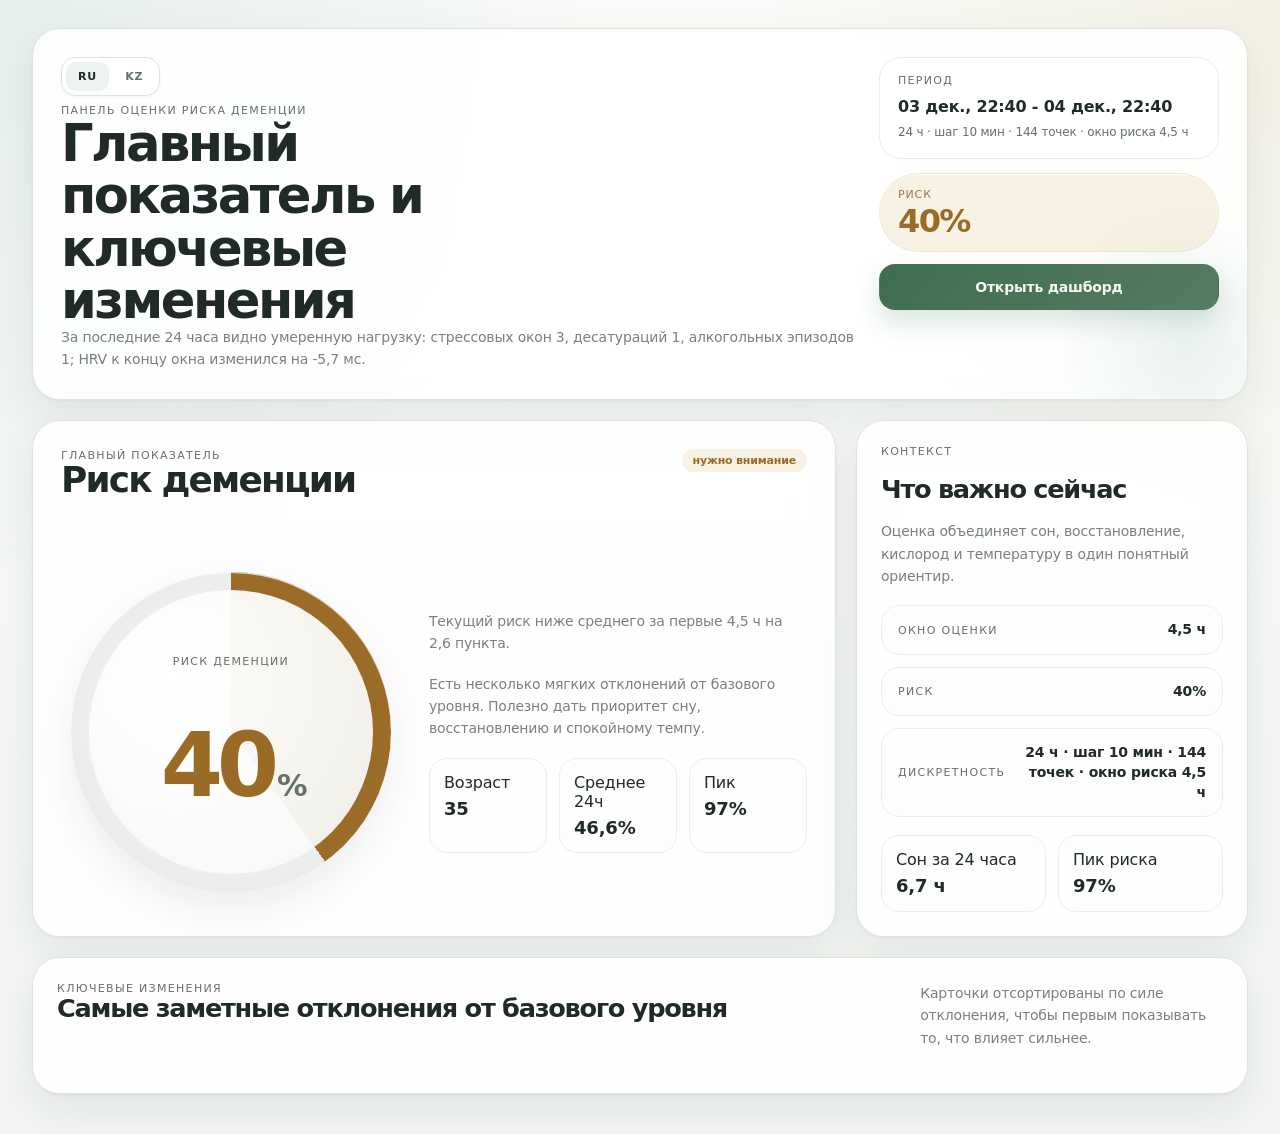
<file: index.html>
<!DOCTYPE html>
<html lang="ru">
<head>
  <meta charset="UTF-8" />
  <meta name="viewport" content="width=device-width, initial-scale=1.0" />
  <title>Панель оценки риска деменции</title>
  <link rel="stylesheet" href="styles.css" />
  <script src="app.js" defer></script>
</head>
<body data-page="overview">
  <main class="page-shell">
    <header class="card topbar">
      <div class="topbar-main">
        <div class="toolbar">
          <div class="lang-switch" aria-label="Language switcher">
            <button class="lang-btn is-active" type="button" data-lang="ru">RU</button>
            <button class="lang-btn" type="button" data-lang="kk">KZ</button>
          </div>
        </div>
        <div class="eyebrow" id="dashboardTag">Панель оценки риска деменции</div>
        <h1 class="page-title" id="pageTitle">Главный показатель и ключевые изменения</h1>
        <p class="page-copy" id="summaryCopy"></p>
      </div>

      <div class="topbar-side">
        <div class="date-card">
          <div class="date-label" id="recordedLabel">Период</div>
          <div class="date-value" id="recordedValue"></div>
          <div class="date-meta" id="lastPacket"></div>
        </div>

        <div class="cta-stack">
          <div class="risk-pill">
            <span id="riskScoreLabel">Риск</span>
            <strong id="riskScoreBadge">0%</strong>
          </div>
          <a class="button button-primary" id="dashboardLink" href="dashboard.html">Открыть дашборд</a>
        </div>
      </div>
    </header>

    <!-- <section class="summary-strip">
      <article class="card summary-card" id="summarySleepCard" data-tone="rest">
        <div class="summary-icon">SL</div>
        <div class="summary-card-copy">
          <div class="summary-label" id="summarySleepLabel">Качество сна</div>
          <div class="summary-status" id="summarySleepStatus">сон восстанавливает</div>
          <div class="summary-meta" id="summarySleepMeta"></div>
        </div>
      </article>

      <article class="card summary-card" id="summaryRecoveryCard" data-tone="focus">
        <div class="summary-icon">RC</div>
        <div class="summary-card-copy">
          <div class="summary-label" id="summaryRecoveryLabel">Восстановление</div>
          <div class="summary-status" id="summaryRecoveryStatus">ресурс растет</div>
          <div class="summary-meta" id="summaryRecoveryMeta"></div>
        </div>
      </article>

      <article class="card summary-card" id="summaryStressCard" data-tone="warm">
        <div class="summary-icon">ST</div>
        <div class="summary-card-copy">
          <div class="summary-label" id="summaryStressLabel">Стресс</div>
          <div class="summary-status" id="summaryStressStatus">фон спокойный</div>
          <div class="summary-meta" id="summaryStressMeta"></div>
        </div>
      </article>

      <article class="card summary-card" id="summaryCognitiveCard" data-tone="support">
        <div class="summary-icon">CG</div>
        <div class="summary-card-copy">
          <div class="summary-label" id="summaryCognitiveLabel">Когнитивная стабильность</div>
          <div class="summary-status" id="summaryCognitiveStatus">состояние устойчивое</div>
          <div class="summary-meta" id="summaryCognitiveMeta"></div>
        </div>
      </article>
    </section> -->

    <section class="overview-grid">
      <section class="card hero-card">
        <div class="section-top">
          <div>
            <div class="eyebrow" id="primaryMetricLabel">Главный показатель</div>
            <h2 class="section-title" id="currentRiskLabel">Риск деменции</h2>
          </div>
          <div class="trend-chip" id="riskTrend">спокойно</div>
        </div>

        <div class="hero-body">
          <div class="risk-orb" id="riskOrb">
            <div class="risk-orb-core">
              <div class="risk-orb-label" id="riskCenterLabel">Риск деменции</div>
              <div class="risk-orb-value"><span id="riskValue">0</span><span class="risk-unit">%</span></div>
            </div>
          </div>

          <div class="hero-copy">
            <p class="hero-note" id="riskHint"></p>
            <p class="hero-text" id="riskInterpretation"></p>

            <div class="metric-grid">
              <div class="metric-chip">
                <span id="ageLabel">Возраст</span>
                <strong id="ageValue">0</strong>
              </div>
              <div class="metric-chip">
                <span id="riskAvgLabel">Среднее 24ч</span>
                <strong id="riskAvg">0%</strong>
              </div>
              <div class="metric-chip">
                <span id="riskPeakLabel">Пик</span>
                <strong id="riskPeak">0%</strong>
              </div>
            </div>
          </div>
        </div>
      </section>

      <aside class="card context-card">
        <div class="eyebrow" id="insightLabel">Контекст</div>
        <h2 class="section-title section-title-small" id="insightTitle">Что важно сейчас</h2>
        <p class="section-copy" id="insightCopy"></p>

        <div class="context-list">
          <div class="context-item">
            <span class="context-key" id="comparisonLabel">Окно оценки</span>
            <strong class="context-value" id="comparisonWindowValue">0 ч</strong>
          </div>
          <div class="context-item">
            <span class="context-key" id="insightRiskLabel">Риск</span>
            <strong class="context-value" id="insightRiskValue">0%</strong>
          </div>
          <div class="context-item">
            <span class="context-key" id="packetLabel">Дискретность</span>
            <strong class="context-value" id="insightPacket"></strong>
          </div>
        </div>

        <div class="metric-grid metric-grid-compact">
          <div class="metric-chip">
            <span id="sleepDurationLabel">Сон за 24 часа</span>
            <strong id="insightSleepValue">0 ч</strong>
          </div>
          <div class="metric-chip">
            <span id="comparisonPeakLabel">Пик риска</span>
            <strong id="comparisonPeakValue">0%</strong>
          </div>
        </div>
      </aside>
    </section>

    <section class="card deviations-card">
      <div class="section-top">
        <div>
          <div class="eyebrow" id="deviationsLabel">Ключевые изменения</div>
          <h2 class="section-title section-title-small" id="deviationsTitle">Самые заметные отклонения от базового уровня</h2>
        </div>
        <p class="section-copy section-copy-wide" id="deviationsCopy"></p>
      </div>
      <div class="deviation-grid" id="deviationList"></div>
    </section>
  </main>
</body>
</html>
</file>
<file: styles.css>
:root {
  --bg: #f4f6f1;
  --bg-secondary: #edf2eb;
  --card-bg: rgba(255, 255, 255, 0.88);
  --card-strong: rgba(255, 255, 255, 0.95);
  --line: #dce4dc;
  --line-soft: #e8eee8;
  --text: #1f2b24;
  --muted: #647267;
  --muted-warm: #788279;
  --green: #4f8a63;
  --yellow: #d4b060;
  --orange: #d48a53;
  --red: #c97a62;
  --slate: #7b8796;
  --violet: #7c61c4;
  --warm: #8d5c1d;
  --shadow-a: 0 1px 3px rgba(16, 24, 18, 0.05);
  --shadow-b: 0 16px 42px rgba(31, 43, 36, 0.08);
  --shadow-c: 0 24px 56px rgba(31, 43, 36, 0.12);
}

* {
  box-sizing: border-box;
}

html,
body {
  min-height: 100%;
}

body {
  margin: 0;
  background:
    radial-gradient(circle at top left, rgba(95, 156, 148, 0.12), transparent 34%),
    radial-gradient(circle at top right, rgba(212, 176, 96, 0.12), transparent 30%),
    linear-gradient(180deg, #f8faf7 0%, #f2f5f1 100%);
  color: var(--text);
  font-family: "Segoe UI Variable", "Segoe UI", system-ui, sans-serif;
  letter-spacing: -0.012em;
  -webkit-font-smoothing: antialiased;
}

a {
  color: inherit;
  text-decoration: none;
}

button,
a {
  -webkit-tap-highlight-color: transparent;
}

.page-shell {
  max-width: 1360px;
  margin: 0 auto;
  padding: 28px clamp(16px, 3vw, 32px) 40px;
  display: grid;
  gap: 20px;
}

.card {
  position: relative;
  overflow: hidden;
  background: var(--card-bg);
  border: 1px solid var(--line);
  border-radius: 28px;
  box-shadow: var(--shadow-a), var(--shadow-b);
  backdrop-filter: blur(18px);
}

.topbar {
  display: grid;
  grid-template-columns: minmax(0, 1.25fr) minmax(280px, 340px);
  gap: 24px;
  padding: 28px;
}

.topbar::after {
  content: "";
  position: absolute;
  inset: auto -80px -90px auto;
  width: 280px;
  height: 280px;
  border-radius: 50%;
  background: radial-gradient(circle, rgba(95, 156, 148, 0.12), transparent 70%);
  pointer-events: none;
}

.topbar-main,
.topbar-side {
  position: relative;
  z-index: 1;
}

.topbar-side {
  display: grid;
  gap: 14px;
  align-content: start;
  justify-items: stretch;
}

.toolbar {
  display: flex;
  flex-wrap: wrap;
  align-items: center;
  gap: 8px;
  margin-bottom: 8px;
}

.lang-switch {
  display: inline-flex;
  gap: 4px;
  padding: 4px;
  border: 1px solid var(--line);
  border-radius: 14px;
  background: rgba(255, 255, 255, 0.82);
  box-shadow: var(--shadow-a);
}

.lang-btn {
  border: 0;
  background: transparent;
  color: var(--muted);
  font: inherit;
  font-size: 11px;
  font-weight: 700;
  letter-spacing: 0.08em;
  padding: 8px 12px;
  border-radius: 10px;
  cursor: pointer;
  transition: background 0.18s ease, color 0.18s ease, transform 0.18s ease;
}

.lang-btn:hover,
.lang-btn.is-active {
  background: #edf4ef;
  color: var(--text);
}

.lang-btn:hover {
  transform: translateY(-1px);
}

.eyebrow,
.date-label,
.summary-label,
.context-key,
.viewer-meta-label,
.tab-btn {
  font-size: 11px;
  line-height: 1.2;
  letter-spacing: 0.12em;
  text-transform: uppercase;
  color: var(--muted);
}

.page-title,
.section-title,
.viewer-title {
  margin: 0;
  line-height: 1.02;
  letter-spacing: -0.05em;
  font-weight: 700;
}

.page-title {
  font-size: clamp(2.15rem, 4vw, 4rem);
  max-width: 12ch;
}

.section-title {
  font-size: clamp(1.7rem, 2.8vw, 2.5rem);
}

.section-title-small,
.viewer-title {
  font-size: clamp(1.3rem, 2vw, 1.9rem);
}

.page-copy,
.section-copy,
.hero-text,
.hero-note,
.detail-copy,
.viewer-note,
.summary-meta {
  margin: 0;
  color: var(--muted-warm);
  line-height: 1.6;
  font-size: 14px;
}

.section-copy-wide {
  max-width: 34ch;
}

.date-card,
.risk-pill,
.metric-chip,
.summary-card,
.context-item,
.viewer-meta-card,
.tab-row,
.viewer-card,
.detail-side {
  box-shadow: inset 0 1px 0 rgba(255, 255, 255, 0.72);
}

.date-card {
  padding: 16px 18px;
  border: 1px solid var(--line-soft);
  border-radius: 22px;
  background: rgba(255, 255, 255, 0.78);
}

.date-value {
  margin-top: 8px;
  font-size: 16px;
  line-height: 1.45;
  font-weight: 620;
}

.date-meta {
  margin-top: 6px;
  color: var(--muted);
  font-size: 12px;
  line-height: 1.45;
}

.cta-stack {
  display: grid;
  gap: 12px;
}

.risk-pill {
  display: inline-flex;
  flex-direction: column;
  gap: 4px;
  align-items: flex-start;
  padding: 14px 18px;
  border: 1px solid rgba(212, 138, 83, 0.18);
  border-radius: 999px;
  background: rgba(212, 138, 83, 0.08);
}

.risk-pill span {
  font-size: 11px;
  text-transform: uppercase;
  letter-spacing: 0.08em;
  color: rgba(141, 92, 29, 0.82);
}

.risk-pill strong {
  font-size: 32px;
  line-height: 1;
  letter-spacing: -0.05em;
  font-weight: 760;
}

.button {
  display: inline-flex;
  align-items: center;
  justify-content: center;
  min-height: 46px;
  padding: 0 18px;
  border-radius: 16px;
  border: 1px solid transparent;
  font-size: 14px;
  font-weight: 650;
  transition: transform 0.18s ease, box-shadow 0.18s ease, background 0.18s ease, border-color 0.18s ease;
}

.button:hover {
  transform: translateY(-1px);
}

.button-primary {
  background: linear-gradient(135deg, #3f6d50, #567c61);
  color: #f5f8f4;
  box-shadow: 0 12px 24px rgba(63, 109, 80, 0.18);
}

.button-ghost {
  border-color: var(--line);
  background: rgba(255, 255, 255, 0.74);
  color: var(--text);
}

.button-small {
  min-height: 38px;
  padding: 0 14px;
  font-size: 13px;
}

.summary-strip {
  display: grid;
  grid-template-columns: repeat(4, minmax(0, 1fr));
  gap: 16px;
}

.summary-card {
  display: flex;
  gap: 14px;
  min-height: 116px;
  padding: 18px;
}

.summary-icon {
  width: 44px;
  height: 44px;
  flex: 0 0 auto;
  display: grid;
  place-items: center;
  border-radius: 14px;
  font-size: 12px;
  font-weight: 760;
  letter-spacing: 0.08em;
  background: rgba(95, 156, 148, 0.12);
  color: var(--text);
}

.summary-card-copy {
  display: grid;
  gap: 4px;
}

.summary-status {
  font-size: 17px;
  line-height: 1.2;
  font-weight: 650;
}

.summary-card[data-tone="rest"] .summary-icon {
  background: rgba(79, 138, 99, 0.12);
  color: #356147;
}

.summary-card[data-tone="focus"] .summary-icon {
  background: rgba(95, 156, 148, 0.14);
  color: #316b65;
}

.summary-card[data-tone="warm"] .summary-icon {
  background: rgba(212, 176, 96, 0.16);
  color: #896526;
}

.summary-card[data-tone="support"] .summary-icon {
  background: rgba(124, 97, 196, 0.12);
  color: #5f49a3;
}

.overview-grid,
.dashboard-layout {
  display: grid;
  grid-template-columns: repeat(12, minmax(0, 1fr));
  gap: 20px;
}

.hero-card {
  grid-column: span 8;
  padding: 28px;
  display: grid;
  gap: 24px;
}

.context-card {
  grid-column: span 4;
  padding: 24px;
  display: grid;
  gap: 18px;
}

.section-top {
  display: flex;
  justify-content: space-between;
  align-items: flex-start;
  gap: 16px;
}

.trend-chip {
  display: inline-flex;
  align-items: center;
  gap: 6px;
  padding: 6px 11px;
  border-radius: 999px;
  background: rgba(212, 138, 83, 0.08);
  color: #936223;
  font-size: 11px;
  line-height: 1;
  font-weight: 650;
  white-space: nowrap;
}

.hero-body {
  display: grid;
  grid-template-columns: minmax(280px, 340px) minmax(0, 1fr);
  gap: 28px;
  align-items: center;
}

.risk-orb {
  --risk-angle: 0deg;
  --risk-color: var(--orange);
  --risk-soft: rgba(212, 138, 83, 0.18);
  width: min(100%, 320px);
  aspect-ratio: 1;
  margin: 0 auto;
  padding: 18px;
  border-radius: 50%;
  position: relative;
  background: conic-gradient(var(--risk-color) 0deg var(--risk-angle), rgba(123, 135, 150, 0.14) var(--risk-angle) 360deg);
  box-shadow: inset 0 1px 0 rgba(255, 255, 255, 0.8), 0 18px 42px rgba(31, 43, 36, 0.08);
}

.risk-orb::before {
  content: "";
  position: absolute;
  inset: 18px;
  border-radius: 50%;
  background: radial-gradient(circle at 30% 30%, rgba(255, 255, 255, 0.98), rgba(247, 249, 246, 0.92));
}

.risk-orb::after {
  content: "";
  position: absolute;
  inset: 0;
  border-radius: 50%;
  background: radial-gradient(circle at center, transparent 58%, var(--risk-soft) 100%);
  opacity: 0.52;
}

.risk-orb-core {
  position: relative;
  z-index: 1;
  height: 100%;
  display: grid;
  place-items: center;
  text-align: center;
  padding: 42px;
}

.risk-orb-label {
  font-size: 11px;
  letter-spacing: 0.12em;
  text-transform: uppercase;
  color: var(--muted);
}

.risk-orb-value {
  margin-top: 10px;
  font-size: clamp(3.4rem, 8vw, 5.6rem);
  line-height: 0.95;
  letter-spacing: -0.07em;
  font-weight: 760;
}

.risk-unit {
  font-size: 0.34em;
  margin-left: 4px;
  color: var(--muted);
  font-weight: 640;
}

.hero-copy {
  display: grid;
  gap: 18px;
}

.metric-grid,
.viewer-meta-grid {
  display: grid;
  gap: 12px;
}

.metric-grid {
  grid-template-columns: repeat(3, minmax(0, 1fr));
}

.metric-grid-compact {
  grid-template-columns: repeat(2, minmax(0, 1fr));
}

.metric-chip,
.viewer-meta-card {
  padding: 14px;
  border-radius: 18px;
  border: 1px solid var(--line-soft);
  background: rgba(252, 253, 252, 0.86);
}

.metric-chip span,
.viewer-meta-label {
  display: block;
  margin-bottom: 6px;
}

.metric-chip strong,
.viewer-meta-value {
  display: block;
  font-size: 18px;
  line-height: 1.2;
  font-weight: 680;
}

.context-list {
  display: grid;
  gap: 12px;
}

.context-item {
  display: flex;
  justify-content: space-between;
  gap: 14px;
  align-items: center;
  padding: 14px 16px;
  border: 1px solid var(--line-soft);
  border-radius: 18px;
  background: rgba(252, 253, 252, 0.86);
}

.context-value {
  text-align: right;
  font-size: 14px;
  line-height: 1.4;
  font-weight: 650;
}

.deviations-card {
  padding: 24px;
  display: grid;
  gap: 20px;
}

.deviation-grid {
  display: grid;
  grid-template-columns: repeat(4, minmax(0, 1fr));
  gap: 16px;
}

.deviation-item {
  display: grid;
  gap: 14px;
  padding: 18px;
  border-radius: 22px;
  border: 1px solid var(--line-soft);
  background: rgba(253, 254, 252, 0.88);
  box-shadow: inset 0 1px 0 rgba(255, 255, 255, 0.72);
}

.deviation-top {
  display: flex;
  justify-content: space-between;
  align-items: flex-start;
  gap: 12px;
}

.deviation-name {
  font-size: 15px;
  font-weight: 650;
}

.deviation-delta {
  margin-top: 4px;
  font-size: 24px;
  line-height: 1;
  letter-spacing: -0.04em;
  font-weight: 720;
}

.severity-pill {
  display: inline-flex;
  align-items: center;
  padding: 6px 10px;
  border-radius: 999px;
  font-size: 11px;
  line-height: 1;
  font-weight: 650;
  white-space: nowrap;
}

.deviation-bar {
  height: 10px;
  border-radius: 999px;
  background: rgba(123, 135, 150, 0.12);
  overflow: hidden;
}

.deviation-fill {
  height: 100%;
  border-radius: inherit;
  background: linear-gradient(90deg, rgba(95, 156, 148, 0.78), rgba(212, 138, 83, 0.92));
}

.deviation-meta {
  font-size: 12px;
  line-height: 1.5;
  color: var(--muted-warm);
}

.dashboard-layout {
  align-items: start;
}

.detail-side {
  grid-column: span 4;
  padding: 24px;
  display: grid;
  gap: 16px;
  align-content: start;
}

.detail-risk {
  font-size: clamp(2.6rem, 5vw, 4rem);
  line-height: 0.95;
  letter-spacing: -0.06em;
  font-weight: 760;
}

.detail-copy-strong {
  color: var(--text);
}

.viewer-stage {
  grid-column: span 8;
  padding: 24px;
  display: grid;
  gap: 20px;
}

.tab-row {
  display: flex;
  flex-wrap: wrap;
  gap: 8px;
  padding: 8px;
  border: 1px solid var(--line-soft);
  border-radius: 20px;
  background: rgba(255, 255, 255, 0.76);
}

.tab-btn {
  border: 0;
  background: transparent;
  color: var(--muted);
  font: inherit;
  padding: 10px 14px;
  border-radius: 14px;
  cursor: pointer;
  transition: background 0.18s ease, color 0.18s ease, transform 0.18s ease;
}

.tab-btn:hover,
.tab-btn.is-active {
  background: #edf4ef;
  color: var(--text);
}

.tab-btn:hover {
  transform: translateY(-1px);
}

.viewer-card {
  padding: 20px;
  border: 1px solid var(--line-soft);
  border-radius: 24px;
  background: rgba(252, 253, 252, 0.86);
  display: grid;
  gap: 16px;
}

.viewer-head {
  display: flex;
  justify-content: space-between;
  align-items: flex-start;
  gap: 16px;
}

.viewer-stat {
  text-align: right;
  display: grid;
  gap: 6px;
  max-width: 220px;
}

.viewer-stat strong {
  font-size: clamp(1.8rem, 3vw, 2.6rem);
  line-height: 0.95;
  letter-spacing: -0.05em;
  font-weight: 760;
}

.viewer-stat span {
  font-size: 13px;
  line-height: 1.45;
  color: var(--muted-warm);
}

.viewer-meta-grid {
  grid-template-columns: repeat(3, minmax(0, 1fr));
}

.viewer-visual {
  border: 1px solid var(--line-soft);
  border-radius: 18px;
  background-image:
    linear-gradient(to bottom, rgba(31, 43, 36, 0.03) 1px, transparent 1px),
    linear-gradient(to right, rgba(31, 43, 36, 0.022) 1px, transparent 1px);
  background-size: 100% 34px, 48px 100%;
  min-height: 360px;
  padding: 14px;
  position: relative;
}

.viewer-visual canvas,
.html-panel {
  width: 100% !important;
  height: 100% !important;
}

.html-panel {
  min-height: 330px;
}

.viewer-foot {
  display: flex;
  justify-content: space-between;
  gap: 12px;
  font-size: 12px;
  color: var(--muted);
}

.legend-inline {
  display: flex;
  flex-wrap: wrap;
  gap: 12px;
  font-size: 11px;
  color: var(--muted);
}

.legend-item {
  display: inline-flex;
  align-items: center;
  gap: 6px;
}

.legend-dot {
  width: 8px;
  height: 8px;
  border-radius: 50%;
  display: inline-block;
  box-shadow: inset 0 0 0 1px rgba(255, 255, 255, 0.65);
}

.heatmap-shell {
  display: grid;
  grid-template-rows: auto 1fr;
  gap: 12px;
  height: 100%;
}

.heatmap-grid {
  display: grid;
  grid-template-columns: repeat(24, minmax(0, 1fr));
  grid-auto-rows: minmax(0, 1fr);
  gap: 4px;
  height: 100%;
}

.heatmap-cell {
  min-height: 22px;
  border-radius: 8px;
  box-shadow: inset 0 0 0 1px rgba(255, 255, 255, 0.62);
}

.timeline-shell {
  display: grid;
  gap: 12px;
  align-content: center;
  height: 100%;
}

.timeline-row {
  display: grid;
  grid-template-columns: 68px minmax(0, 1fr);
  gap: 10px;
  align-items: center;
}

.timeline-label {
  font-size: 11px;
  letter-spacing: 0.08em;
  text-transform: uppercase;
  color: var(--muted);
}

.timeline-track {
  display: grid;
  grid-template-columns: repeat(144, minmax(0, 1fr));
  gap: 2px;
}

.timeline-cell {
  min-height: 12px;
  border-radius: 999px;
  background: rgba(127, 144, 167, 0.08);
}

.timeline-cell.is-active {
  box-shadow: inset 0 0 0 1px rgba(255, 255, 255, 0.58);
}

.dot-note {
  display: inline-flex;
  align-items: center;
  gap: 7px;
}

.dot-note i {
  width: 8px;
  height: 8px;
  border-radius: 50%;
  display: inline-block;
}

.is-hidden {
  display: none !important;
}

@media (max-width: 1180px) {
  .topbar,
  .hero-body,
  .dashboard-layout {
    grid-template-columns: 1fr;
  }

  .summary-strip,
  .deviation-grid {
    grid-template-columns: repeat(2, minmax(0, 1fr));
  }

  .hero-card,
  .context-card,
  .detail-side,
  .viewer-stage {
    grid-column: span 12;
  }

  .metric-grid {
    grid-template-columns: repeat(2, minmax(0, 1fr));
  }
}

@media (max-width: 760px) {
  .page-shell {
    padding: 18px 16px 28px;
    gap: 16px;
  }

  .topbar,
  .hero-card,
  .context-card,
  .deviations-card,
  .detail-side,
  .viewer-stage,
  .viewer-card {
    padding: 20px;
  }

  .summary-strip,
  .metric-grid,
  .metric-grid-compact,
  .deviation-grid,
  .viewer-meta-grid {
    grid-template-columns: 1fr;
  }

  .section-top,
  .viewer-head,
  .context-item {
    flex-direction: column;
    align-items: flex-start;
  }

  .viewer-stat,
  .context-value {
    text-align: left;
    max-width: none;
  }

  .viewer-visual {
    min-height: 320px;
  }
}

@media (max-width: 540px) {
  .page-title {
    max-width: none;
  }

  .risk-pill,
  .button {
    width: 100%;
  }

  .timeline-row {
    grid-template-columns: 1fr;
    gap: 6px;
  }
}
</file>
